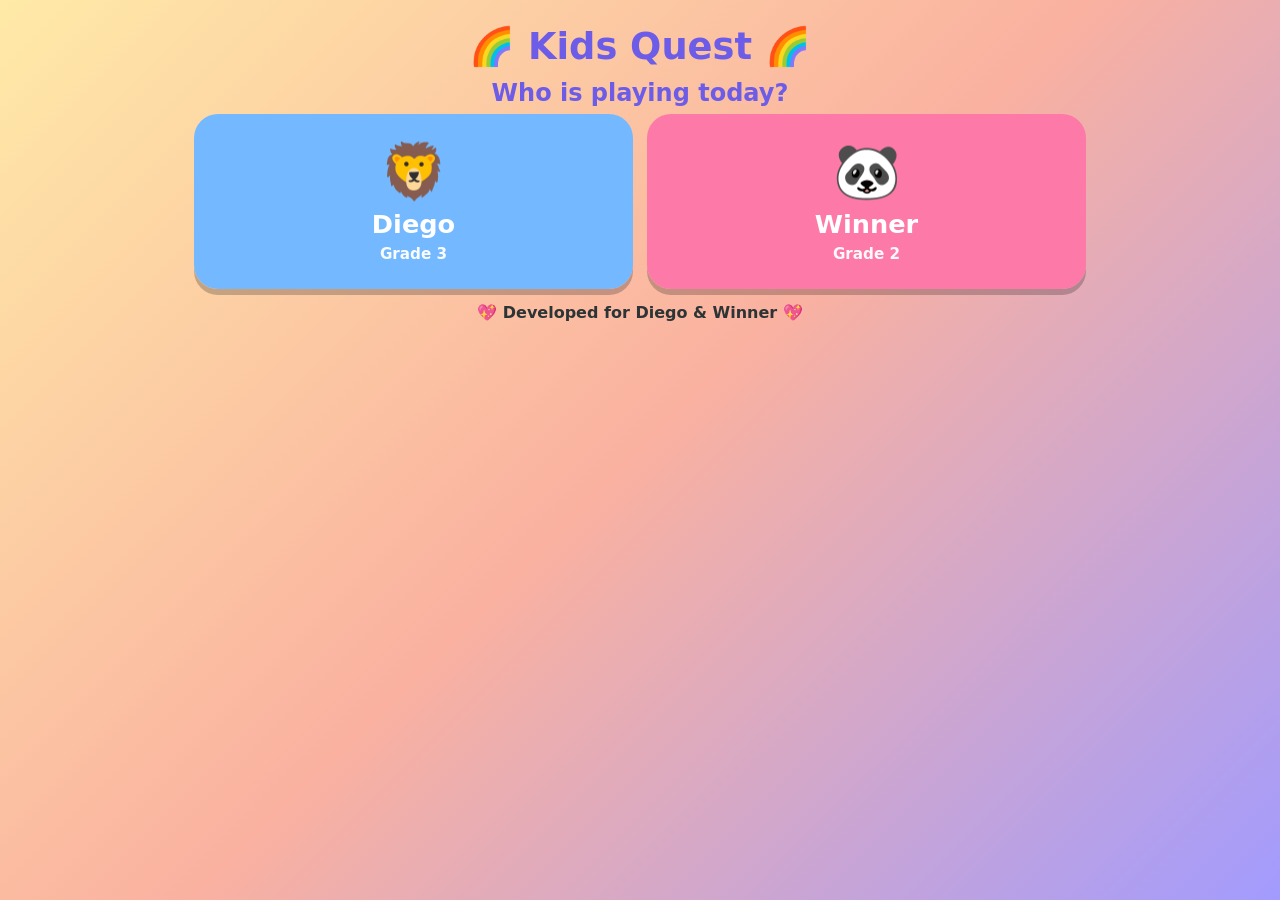
<file: index.html>
<!DOCTYPE html>
<html lang="en"><head><meta charset="utf-8">
<meta name="viewport" content="width=device-width, initial-scale=1, viewport-fit=cover">
<title>Kids Quest – Developed for Diego & Winner</title>
<link rel="stylesheet" href="kids.css"></head><body><div id="app"></div>
<script src="js/engine.js"></script><script src="js/words.js"></script><script src="js/maths.js"></script><script src="js/science.js"></script><script src="js/gk.js"></script>
<script>render()</script></body></html>
</file>
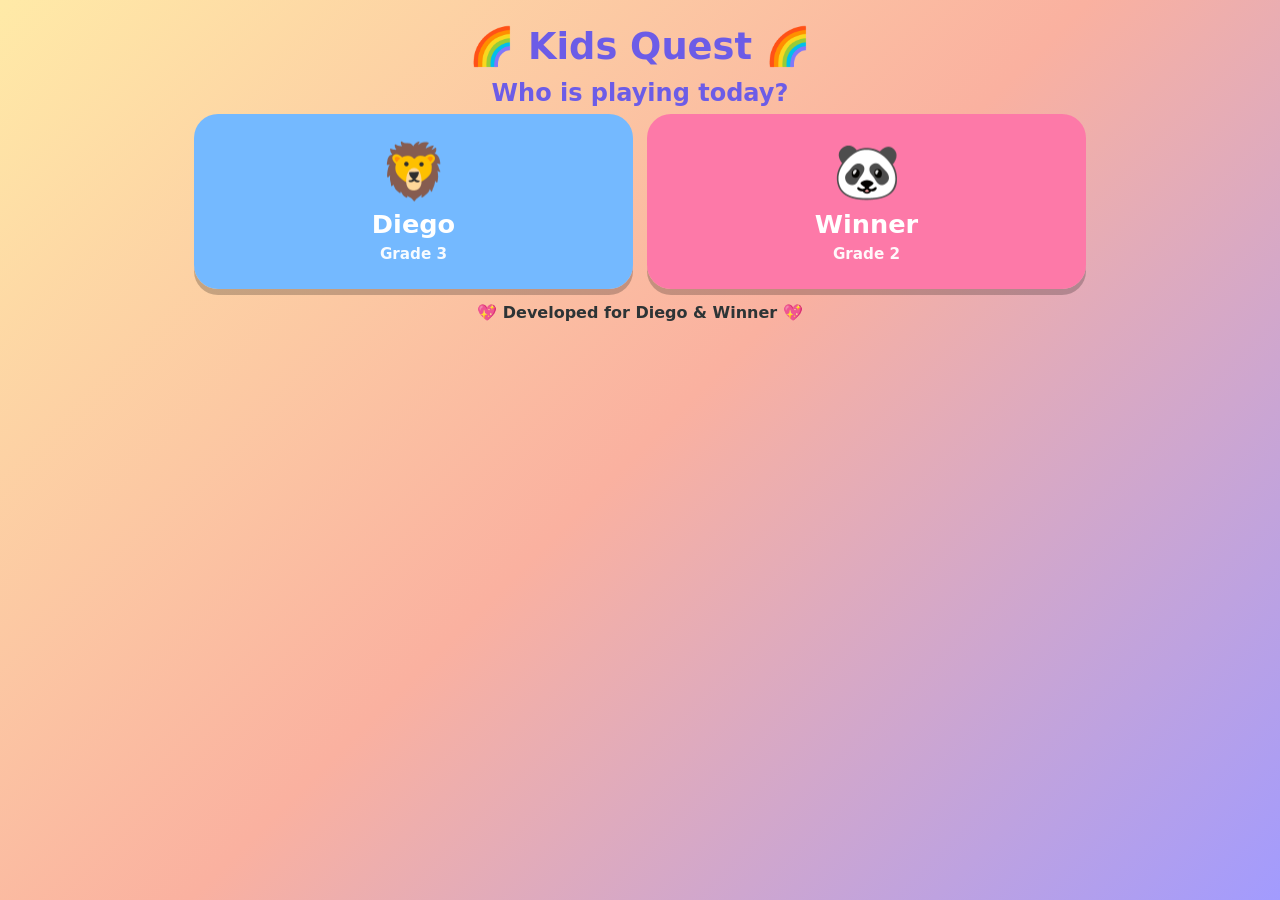
<file: maths/index.html>
<!DOCTYPE html><meta charset="utf-8"><meta http-equiv="refresh" content="0;url=../#maths"><title>Opening Maths Quest…</title><a href="../#maths">Open Maths Quest</a><script>location.replace("../#maths")</script>
</file>
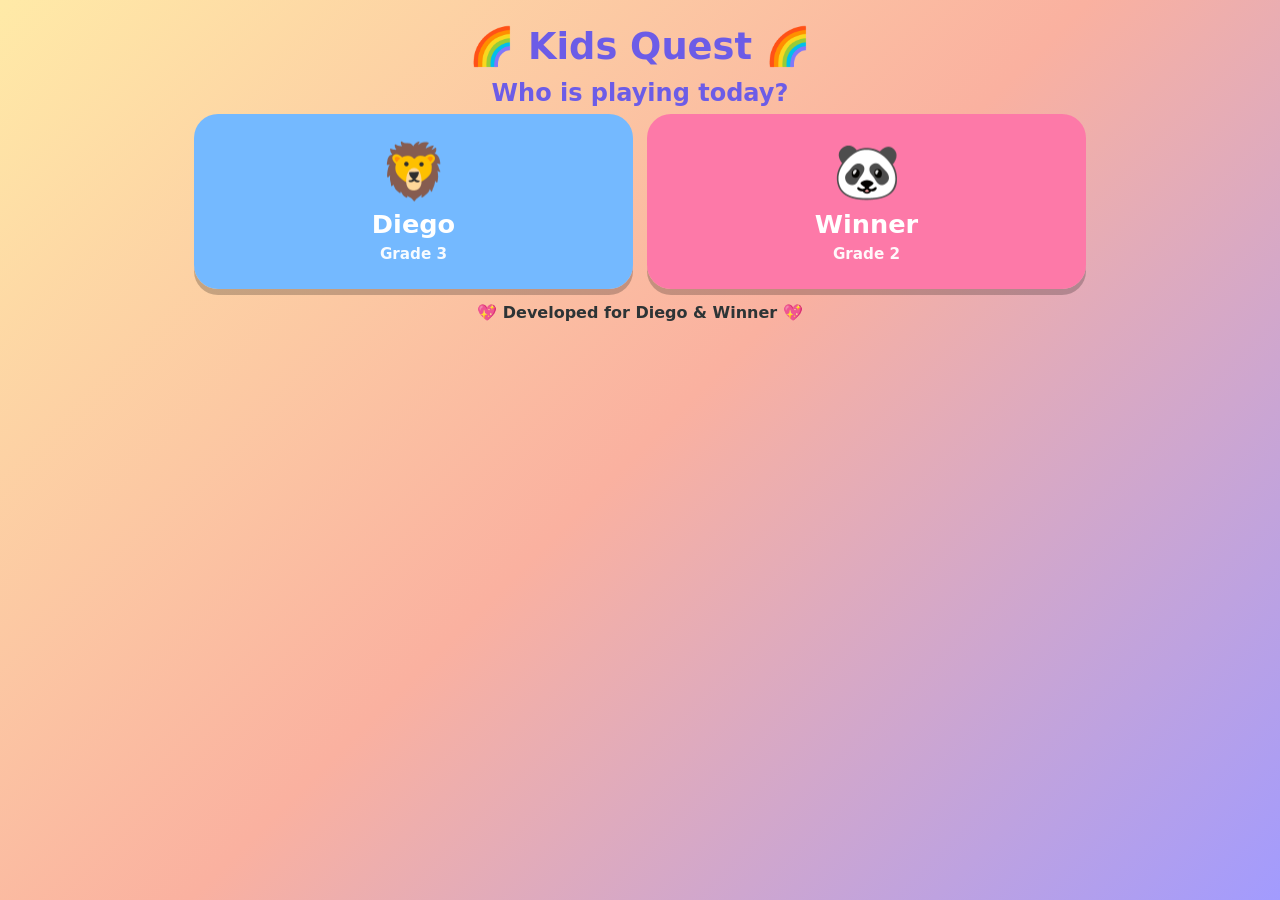
<file: words/index.html>
<!DOCTYPE html><meta charset="utf-8"><meta http-equiv="refresh" content="0;url=../#words"><title>Opening Word Quest…</title><a href="../#words">Open Word Quest</a><script>location.replace("../#words")</script>
</file>
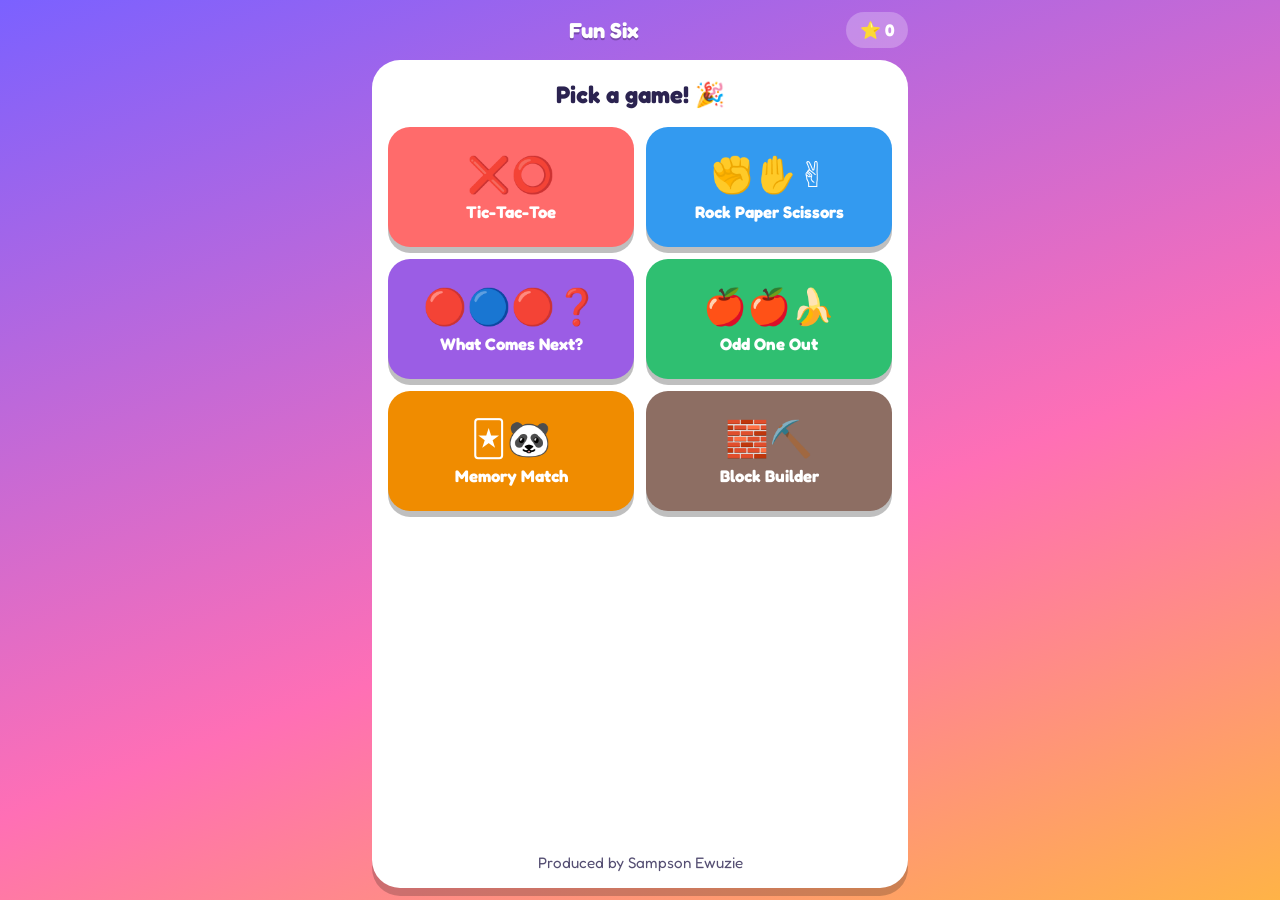
<file: Fun Six Games.html>
<!DOCTYPE html>
<html lang="en"><head><meta charset="utf-8">
<meta name="viewport" content="width=device-width, initial-scale=1, viewport-fit=cover">
<title>Fun Six Games</title>
<link href="https://fonts.googleapis.com/css2?family=Fredoka:wght@500;700&display=swap" rel="stylesheet">
<style>
:root{--ink:#2b2350;--card:#fff;--a:#7b61ff;--b:#ff6fb5;--c:#ffb347;box-sizing:border-box;padding-top:env(safe-area-inset-top,0px);padding-bottom:env(safe-area-inset-bottom,0px)}
@media (prefers-color-scheme:dark){:root:not([data-theme="light"]){--ink:#fff;--card:#2d2552;--a:#3b2a99;--b:#8f2f6b;--c:#a8641a}}
:root[data-theme="dark"]{--ink:#fff;--card:#2d2552;--a:#3b2a99;--b:#8f2f6b;--c:#a8641a}
html{scroll-padding-top:env(safe-area-inset-top,0px)}
*,*::before,*::after{box-sizing:border-box;-webkit-tap-highlight-color:transparent}
html,body{height:100%;margin:0}
body{background:linear-gradient(160deg,var(--a),var(--b) 60%,var(--c)) fixed;font-family:'Fredoka',system-ui,'Comic Sans MS',sans-serif;color:#fff;user-select:none}
button{font-family:inherit;cursor:pointer}button[hidden]{display:none}
#wrap{max-width:560px;margin:0 auto;padding:12px;min-height:100%;display:flex;flex-direction:column;gap:12px}
header{display:flex;align-items:center;gap:10px}
h1{flex:1;margin:0;font-size:1.35rem;text-align:center;text-shadow:0 2px 0 rgba(0,0,0,.25)}
.pill{background:rgba(255,255,255,.25);border:0;color:#fff;border-radius:999px;padding:8px 14px;font-weight:700;font-size:1.05rem}
#screen{flex:1;background:var(--card);color:var(--ink);border-radius:28px;padding:16px;display:flex;flex-direction:column;align-items:center;gap:14px;box-shadow:0 8px 0 rgba(0,0,0,.2)}
.hi{font-size:1.5rem;font-weight:700;margin:4px 0}
.grid{display:grid;grid-template-columns:1fr 1fr;gap:12px;width:100%}
.tile{border:0;border-radius:22px;background:var(--c);color:#fff;font-weight:700;font-size:1.05rem;padding:14px 8px;display:flex;flex-direction:column;align-items:center;gap:6px;box-shadow:0 6px 0 rgba(0,0,0,.25);min-height:120px;justify-content:center}
.tile:active,.btn:active{transform:translateY(4px);box-shadow:0 2px 0 rgba(0,0,0,.25)}
.em{font-size:2.2rem}
.credit{margin:auto 0 0;font-size:.95rem;opacity:.8;text-align:center}
.msg{font-size:1.3rem;font-weight:700;text-align:center;margin:4px 0;min-height:1.6em}
.btn{background:#ff9f1c;color:#fff;border:0;border-radius:18px;padding:12px 22px;font-weight:700;font-size:1.1rem;box-shadow:0 5px 0 rgba(0,0,0,.25)}
.big-btn{font-size:2.6rem;min-width:92px;padding:10px 14px;background:#4dabf7}
.big-btn small{display:block;font-size:.8rem}
.row{display:flex;gap:12px;flex-wrap:wrap;justify-content:center}
.ok{background:#37b24d!important}.no{background:#fa5252!important;animation:sh .3s}
@keyframes sh{25%{transform:translateX(-6px)}75%{transform:translateX(6px)}}
.board{display:grid;grid-template-columns:repeat(3,1fr);gap:8px;width:100%;max-width:320px}
.cell{aspect-ratio:1;font-size:2.8rem;border:0;border-radius:16px;background:#ffe8a3;box-shadow:0 4px 0 rgba(0,0,0,.2)}
.cell.win{background:#8ce99a}
.score{display:flex;gap:16px;font-size:1.15rem;font-weight:700}
.duel{display:flex;align-items:center;gap:14px}.big{font-size:4rem;background:#e7f5ff;border-radius:24px;width:110px;height:110px;display:grid;place-items:center}
.vs{font-weight:700;font-size:1.2rem}
.seq{display:flex;flex-wrap:wrap;gap:8px;justify-content:center;font-size:2.4rem}.q{opacity:.6}
.mgrid{display:grid;grid-template-columns:repeat(4,1fr);gap:8px;width:100%;max-width:360px}
.card{aspect-ratio:1;font-size:2rem;border:0;border-radius:14px;background:linear-gradient(135deg,#7b61ff,#ff6fb5);color:#fff;box-shadow:0 4px 0 rgba(0,0,0,.25)}
.card.up{background:#fff3bf;color:#000}
.pal{display:flex;gap:6px;flex-wrap:wrap;justify-content:center}
.sw{width:40px;height:40px;border-radius:8px;border:3px solid #fff;box-shadow:0 0 0 1px rgba(0,0,0,.3);font-size:1.2rem;padding:0;background:#fff}
.sw.on{border-color:#222;transform:scale(1.18)}
.bgrid{display:grid;grid-template-columns:repeat(10,1fr);gap:1px;width:100%;border:4px solid #5a3a1a;border-radius:8px;background:#bfe6ff}
.bc{aspect-ratio:1;box-shadow:inset 0 0 0 1px rgba(0,0,0,.1)}
.bc[style]{box-shadow:inset 0 0 0 1px rgba(0,0,0,.2),inset -3px -3px 0 rgba(0,0,0,.18),inset 3px 3px 0 rgba(255,255,255,.2)}
#toast{position:fixed;left:50%;bottom:calc(24px + env(safe-area-inset-bottom,0px));transform:translateX(-50%);background:#222;color:#fff;padding:10px 20px;border-radius:999px;font-weight:700;opacity:0;transition:opacity .2s;pointer-events:none}
#toast.show{opacity:1}
.mgrid{grid-template-columns:repeat(var(--n,4),1fr)}
.card{font-size:1.35rem;line-height:1.1;overflow:hidden;padding:2px;overflow-wrap:anywhere}
.lbl{font-weight:700;margin:0 0 -8px;align-self:flex-start}
.bgrid{grid-template-columns:repeat(var(--n,6),1fr);max-width:340px}.bgrid.tg{max-width:200px}
.sw{width:62px;height:auto;padding:4px;font-size:.72rem;font-weight:700;color:#222;background:#f1f3f5;display:flex;flex-direction:column;align-items:center;gap:2px}
.sw i{width:34px;height:34px;border-radius:6px;display:block;box-shadow:inset -3px -3px 0 rgba(0,0,0,.2),inset 0 0 0 1px rgba(0,0,0,.25)}
.cnt .big-btn{font-size:1.6rem}
.flash{outline:4px solid #ff6b6b;outline-offset:-4px;animation:sh .3s 3}
.card{font-size:clamp(.8rem,3.6vw,1.35rem)}.mgrid{max-width:440px}
</style></head>
<body>
<div id="wrap">
<header><button class="pill" id="back" hidden>🏠</button><h1 id="title">Fun Six</h1><span class="pill" id="stars">⭐ 0</span></header>
<main id="screen"></main>
</div>
<div id="toast"></div>
<script>
const $=s=>document.querySelector(s),scr=$('#screen'),title=$('#title'),back=$('#back'),starEl=$('#stars');
let stars=0;try{stars=+localStorage.getItem('stars')||0}catch(e){}
starEl.textContent='⭐ '+stars;
function addStar(n=1){stars+=n;try{localStorage.setItem('stars',stars)}catch(e){}starEl.textContent='⭐ '+stars}
let ac;function beep(f=600,d=.12,t='sine'){try{ac=ac||new(window.AudioContext||window.webkitAudioContext)();const o=ac.createOscillator(),g=ac.createGain();o.type=t;o.frequency.value=f;g.gain.value=.08;o.connect(g);g.connect(ac.destination);o.start();o.stop(ac.currentTime+d)}catch(e){}}
const good=()=>{beep(660);setTimeout(()=>beep(880),120)},bad=()=>beep(200,.2,'square');
function say(m){const t=$('#toast');t.textContent=m;t.classList.add('show');clearTimeout(say.t);say.t=setTimeout(()=>t.classList.remove('show'),1400)}
const pick=a=>a[Math.random()*a.length|0],shuffle=a=>a.map(x=>[Math.random(),x]).sort((p,q)=>p[0]-q[0]).map(x=>x[1]);

/* 1. Tic-Tac-Toe */
function ttt(){let b=Array(9).fill(''),over=false,busy=false;const L=[[0,1,2],[3,4,5],[6,7,8],[0,3,6],[1,4,7],[2,5,8],[0,4,8],[2,4,6]],w=s=>L.find(l=>l.every(i=>b[i]===s));
scr.innerHTML=`<p id="msg" class="msg">You are ❌. Your turn!</p><div class="board">${b.map((_,i)=>`<button class="cell"></button>`).join('')}</div><button class="btn" id="again">Play again</button>`;
const cells=[...scr.querySelectorAll('.cell')],msg=$('#msg'),draw=()=>cells.forEach((c,i)=>c.textContent=b[i]==='X'?'❌':b[i]==='O'?'⭕':'');
function end(){const l=w('X')||w('O');if(l){over=true;l.forEach(i=>cells[i].classList.add('win'));if(b[l[0]]==='X'){msg.textContent='You win! 🎉';addStar();good()}else{msg.textContent='I won this time! Try again 😊';bad()}}else if(b.every(x=>x)){over=true;msg.textContent="It's a draw! 🤝";beep(400)}return over}
function cpu(){const free=b.map((v,i)=>v?null:i).filter(v=>v!==null),f=s=>free.find(i=>{b[i]=s;const r=!!w(s);b[i]='';return r});
const m=(Math.random()<.7?f('O')??f('X'):null)??pick(free);b[m]='O';draw();busy=false;if(!end())msg.textContent='Your turn!'}
cells.forEach((c,i)=>c.onclick=()=>{if(over||busy||b[i])return;b[i]='X';draw();beep(520,.08);if(!end()){busy=true;msg.textContent='Thinking…';setTimeout(cpu,500)}});
$('#again').onclick=ttt}

/* 2. Rock Paper Scissors */
function rps(){let me=0,pc=0,n=0;const O=[['✊','Rock'],['✋','Paper'],['✌️','Scissors']];
scr.innerHTML=`<div class="score"><span>You <b id="me">0</b></span><span>Round <b id="n">0</b>/5</span><span>Me <b id="pc">0</b></span></div><div class="duel"><div class="big" id="a">❓</div><div class="vs">VS</div><div class="big" id="b">❓</div></div><p id="msg" class="msg">Choose one!</p><div class="row">${O.map((o,i)=>`<button class="btn big-btn" data-i="${i}">${o[0]}<small>${o[1]}</small></button>`).join('')}</div>`;
scr.querySelectorAll('[data-i]').forEach(bt=>bt.onclick=()=>{if(n>=5)return;const a=+bt.dataset.i,c=Math.random()*3|0;$('#a').textContent=O[a][0];$('#b').textContent=O[c][0];n++;let r;
if(a===c)r="It's a tie!";else if((a-c+3)%3===1){me++;r='You win this round! 🎉';good()}else{pc++;r='I win this round!';bad()}
$('#me').textContent=me;$('#pc').textContent=pc;$('#n').textContent=n;$('#msg').textContent=r;
if(n===5)setTimeout(()=>{$('#msg').innerHTML=(me>pc?'🏆 You won the game!':me<pc?'I won! Try again!':'Game tied!')+'<br><button class="btn" id="re">Play again</button>';if(me>pc)addStar(2);$('#re').onclick=rps},900)})}

/* 3 & 4. Logic quizzes */
function quiz(gen){const r=gen();
scr.innerHTML=`<p class="msg">${r.q}</p>${r.show?`<div class="seq">${r.show}</div>`:''}<div class="row ${r.cls||''}">${r.opts.map(o=>`<button class="btn big-btn" data-o="${o}">${o}</button>`).join('')}</div>`;
scr.querySelectorAll('[data-o]').forEach(b=>b.onclick=()=>{if(b.dataset.o===r.ans){b.classList.add('ok');addStar();if(r.win)r.win();good();say('Great job! ⭐');setTimeout(()=>quiz(gen),1000)}else{b.classList.add('no');bad();if(r.lose)r.lose();say('Try again! 💪')}})}
const P=['🔴','🔵','🟡','🟢','🟣','🟠','⭐','🍎','🐶','🐱'],
sq=(t,h)=>{const a=t[h],o=new Set([a]);while(o.size<4){const d=(Math.random()*9|0)-4,x=a+d;if(d&&x>0)o.add(x)}return{show:t.map((x,i)=>`<span>${i===h?'❓':x}</span>`).join(''),opts:shuffle([...o].map(String)),ans:String(a)}},
pat=()=>{let st=0;return quiz(()=>{const L=Math.min(st/3|0,4),w={win:()=>st++,lose:()=>{st=Math.max(0,st-2)}};let r;
if(L<2){const s=shuffle(P).slice(0,L?4:3),U=pick(L?[[0,1,2,3],[0,0,1,1],[0,1,0,2],[0,1,2,1]]:[[0,1],[0,0,1],[0,1,2],[0,1,1]]),n=L?7:6,q=[...Array(n)].map((_,i)=>s[U[i%U.length]]),h=L?3+(Math.random()*3|0):n-1;
r={q:L?'Find the missing one!':'What comes next?',show:q.slice(0,L?n:n-1).map((x,i)=>`<span>${i===h?'❓':x}</span>`).join('')+(L?'':'<span class="q">❓</span>'),opts:s,ans:q[h]}}
else if(L<3){const d=pick([2,3,4,5,10]),s0=1+(Math.random()*8|0);r=sq([...Array(5)].map((_,i)=>s0+d*i),pick([4,2,3]))}
else if(L<4){const d=pick([2,3,4,5]),g=1+(Math.random()*3|0);r=sq(Math.random()<.5?[...Array(5)].map((_,i)=>d*(8-i)):[...Array(5)].map((_,i)=>g*2**i),pick([3,4]))}
else if(Math.random()<.5){let x=1+(Math.random()*5|0);const t=[x];for(let i=1;i<6;i++)t.push(x+=i);r=sq(t,pick([4,5]))}
else{const a=1+(Math.random()*4|0),b=pick([5,10]);r=sq([a,b,a+1,2*b,a+2,3*b],pick([4,5]))}
return{...r,q:'Level '+(L+1)+': '+(r.q||'Find the missing number. Look for the rule!'),...w}})},
R=[['Which one can NOT fly?',['🐦','🦋','🐝','🦅','✈️'],['🐶','🐢','🚗','🐘','🐱']],['Which one does NOT live in water?',['🐟','🐙','🐳','🦀','🐬'],['🐶','🐘','🐯','🐔']],['Which one is NOT a fruit?',['🍎','🍌','🍇','🍓','🍊'],['🥕','🌽','🍞','🥦']],['Which one has NO wheels?',['🚗','🚌','🚲','🛵','🚜'],['⛵','🚀','🐴']]],
W=[['CAT','HAT','BAT','MAT','RAT'],['SUN','FUN','RUN','BUN','GUN'],['DOG','LOG','FOG','HOG','JOG']],
odd=()=>{let st=0;const G=[
()=>{const[q,Y,N]=pick(R),b=pick(N);return{q,opts:shuffle([...shuffle(Y).slice(0,3),b]),ans:b}},
()=>{const p=Math.random()<.5?0:1,all=[...Array(20)].map((_,i)=>i+1),m=shuffle(all.filter(x=>x%2===p)).slice(0,3),b=pick(all.filter(x=>x%2!==p));return{q:'Which number does NOT belong? Think: even and odd!',opts:shuffle([...m,b]).map(String),ans:String(b)}},
()=>{const k=2+(Math.random()*3|0),j=k+(Math.random()<.5?1:-1),e=pick(['🍎','⭐','🐟','🍌']);return{q:'Which group has a DIFFERENT number?',opts:shuffle([e.repeat(k),e.repeat(k),e.repeat(k),e.repeat(j)]),ans:e.repeat(j),cls:'cnt'}},
()=>{const k=pick([3,4,5,6]),m=shuffle([...Array(12)].map((_,i)=>k*(i+1))).slice(0,3),b=k*(1+(Math.random()*12|0))+pick([1,-1]);return{q:'Which number is NOT in the '+k+' times table?',opts:shuffle([...m,b]).map(String),ans:String(b)}},
()=>{const[A,B]=shuffle(W),b=pick(B);return{q:'Which word does NOT rhyme with the others?',opts:shuffle([...shuffle(A).slice(0,3),b]),ans:b}},
()=>{const S=8+(Math.random()*8|0),e=(t)=>{const a=1+(Math.random()*(t-2)|0);return a+'+'+(t-a)},t=S+pick([1,-1]),b=e(t);return{q:'Which sum gives a DIFFERENT answer?',opts:shuffle([e(S),e(S),e(S),b]),ans:b}}];
return quiz(()=>{const L=Math.min(st/3|0,4),r=G[pick([[0,2],[0,1,2],[1,3],[3,4],[4,5,3,1]][L])]();return{...r,q:'Level '+(L+1)+': '+r.q,win:()=>st++,lose:()=>{st=Math.max(0,st-2)}}})};

/* 5. Memory Match */
const MP=[['🐶','DOG'],['🐱','CAT'],['☀️','SUN'],['🐝','BEE'],['🐟','FISH'],['🌳','TREE'],['🚗','CAR'],['🍎','APPLE'],['2+3','5'],['4+4','8'],['6+3','9'],['5+5','10'],['7+4','11'],['9+3','12'],['8+5','13'],['9+5','14'],['🕐','1:00'],['🕒','3:00'],['🕕','6:00'],['🕘','9:00'],['🕛','12:00'],['🕖','7:00']];
function mem(lv=0){const np=[6,8,10,12][lv],pk=[4,4,5,6][lv],d=shuffle(shuffle(MP).slice(0,np).flatMap((p,k)=>[{k,t:p[0]},{k,t:p[1]}]));let first=null,lock=true,found=0,moves=0;
scr.innerHTML=`<p class="msg" id="mm">Level ${lv+1}: memorise the cards!</p><p class="msg">Match picture and word, sum and answer, clock and time. Moves: <b id="mv">0</b></p><div class="mgrid" style="--n:${pk}">${d.map(()=>'<button class="card"></button>').join('')}</div>`;
const cs=[...scr.querySelectorAll('.card')],up=(i,on)=>{cs[i].classList.toggle('up',on);cs[i].textContent=on?d[i].t:'❓'};
d.forEach((_,i)=>up(i,lv<3));
setTimeout(()=>{d.forEach((_,i)=>up(i,false));lock=false;$('#mm').textContent=`Level ${lv+1}: find the pairs!`},[4000,3500,3000,0][lv]);
cs.forEach((c,i)=>c.onclick=()=>{if(lock||c.classList.contains('up'))return;up(i,true);beep(500,.06);
if(first===null){first=i;return}
const j=first;first=null;moves++;$('#mv').textContent=moves;
if(d[i].k===d[j].k){found++;good();if(found===np){const great=moves<=Math.round(np*1.6);addStar(great?3:1);say(`Level ${lv+1} done! ${great?'Super memory! ':''}⭐`);setTimeout(()=>mem(Math.min(lv+1,3)),1800)}}
else{lock=true;bad();setTimeout(()=>{up(i,false);up(j,false);lock=false},1000)}})}

/* 6. Block Builder */
const BK={g:['#5bbd3a','Grass'],d:['#8b5a2b','Dirt'],w:['#c68642','Wood'],s:['#9aa0a6','Stone'],b:['#3b9cff','Water'],y:['#f3d98b','Sand'],l:['#2e8b3d','Leaves'],r:['#ff4d4d','Red']},
BP=[['..rr..','.rrrr.','.wwww.','.wbbw.','gggggg'],['..ll..','.llll.','..ww..','..ww..','gggggg'],['s.ss.s','ssssss','ssbbss','ssddss','gggggg'],['..yy..','..yy..','wwwwww','.wwww.','bbbbbb'],
['s.s..s.s','ssssssss','ssbssbss','sssddsss','sssddsss','gggggggg'],['...rr...','..rrrr..','.rrrrrr.','.wwwwww.','.wbwwbw.','gggggggg'],['......yy','.ll...yy','llll....','.ww..ss.','.ww.ssss','gggggggg']],
CH=[[0,'copy'],[1,'copy'],[4,'copy'],[5,'copy'],[0,'mirror'],[2,'mirror'],[1,'memory'],[4,'memory'],[6,'memory'],[5,'mirror']],
MS={copy:'Copy the picture!',mirror:'Build the MIRROR picture: flip it left to right!',memory:'Look carefully for 6 seconds, then build it from memory!'};
let bi=-1;
function blk(){bi=(bi+1)%CH.length;const[pi,mode]=CH[bi],PIC=BP[pi],W=PIC[0].length,N=W*PIC.length,T=PIC.map(r=>mode==='mirror'?[...r].reverse().join(''):r).join(''),P=Array(N).fill('.');let sel='g',done=false;
const cell=k=>`<div class="bc"${k==='.'?'':` style="background:${BK[k][0]}"`}></div>`;
scr.innerHTML=`<p class="msg">Level ${bi+1}: ${MS[mode]}</p><div class="lbl">The picture:</div><div class="bgrid tg" id="tg" style="--n:${W}">${[...PIC.join('')].map(cell).join('')}</div><div class="lbl">Your build:</div><div class="bgrid" id="mine" style="--n:${W}">${P.map(()=>'<div class="bc"></div>').join('')}</div><div class="pal">${Object.entries(BK).map(([k,v])=>`<button class="sw" data-k="${k}"><i style="background:${v[0]}"></i>${v[1]}</button>`).join('')}<button class="sw" data-k=".">🧽<br>Erase</button></div><p class="msg" id="left"></p><button class="btn" id="hint">💡 Hint</button>`;
if(mode==='memory')setTimeout(()=>{$('#tg').innerHTML=Array(N).fill('<div class="bc" style="background:#adb5bd"></div>').join('')},6000);
const mine=[...$('#mine').children],sw=[...scr.querySelectorAll('.sw')],mark=()=>sw.forEach(x=>x.classList.toggle('on',x.dataset.k===sel)),left=()=>P.filter((x,i)=>x!==T[i]).length,show=()=>{const n=left();$('#left').textContent=n?`Squares still to fix: ${n}`:'You built it! 🎉';return n};
mark();show();
sw.forEach(x=>x.onclick=()=>{sel=x.dataset.k;mark();beep(400,.05)});
mine.forEach((c,i)=>c.onclick=()=>{if(done)return;P[i]=sel;if(sel==='.')c.removeAttribute('style');else c.style.background=BK[sel][0];beep(sel==='.'?250:350,.06,'square');if(!show()){done=true;addStar(mode==='copy'?2:3);good();setTimeout(blk,2200)}});
$('#hint').onclick=()=>{const i=P.findIndex((x,k)=>x!==T[k]);if(i<0)return;mine[i].classList.remove('flash');void mine[i].offsetWidth;mine[i].classList.add('flash');say('Look at this square! 👀')}}

/* Menu */
const games=[{n:'Tic-Tac-Toe',e:'❌⭕',c:'#ff6b6b',f:ttt},{n:'Rock Paper Scissors',e:'✊✋✌️',c:'#339af0',f:rps},{n:'What Comes Next?',e:'🔴🔵🔴❓',c:'#9b5de5',f:pat},{n:'Odd One Out',e:'🍎🍎🍌',c:'#2fbf71',f:odd},{n:'Memory Match',e:'🃏🐼',c:'#f08c00',f:mem},{n:'Block Builder',e:'🧱⛏️',c:'#8d6e63',f:blk}];
function menu(){title.textContent='Fun Six';back.hidden=true;
scr.innerHTML=`<p class="hi">Pick a game! 🎉</p><div class="grid">${games.map((g,i)=>`<button class="tile" style="background:${g.c}" data-i="${i}"><span class="em">${g.e}</span><span>${g.n}</span></button>`).join('')}</div><p class="credit">Produced by Sampson Ewuzie</p>`;
scr.querySelectorAll('.tile').forEach(b=>b.onclick=()=>{const g=games[+b.dataset.i];title.textContent=g.n;back.hidden=false;scr.innerHTML='';g.f()})}
back.onclick=menu;menu();
</script></body></html>
</file>
<file: kids.css>
:root{--ink:#2d3436;--card:#fff;--b1:#ffeaa7;--b2:#fab1a0;--b3:#a29bfe;--pur:#6c5ce7;--pink:#e84393;--bar:rgba(255,255,255,.9);
box-sizing:border-box;padding-top:env(safe-area-inset-top,0px);padding-bottom:env(safe-area-inset-bottom,0px)}
@media(prefers-color-scheme:dark){:root:not([data-theme="light"]){--ink:#f1f2f6;--card:#2f3542;--b1:#3d3b6b;--b2:#5b3a6b;--b3:#2c2f6b;--pur:#a29bfe;--bar:rgba(30,32,50,.9)}}
:root[data-theme="dark"]{--ink:#f1f2f6;--card:#2f3542;--b1:#3d3b6b;--b2:#5b3a6b;--b3:#2c2f6b;--pur:#a29bfe;--bar:rgba(30,32,50,.9)}
html{scroll-padding-top:env(safe-area-inset-top,0px)}*{box-sizing:border-box}
body{margin:0;min-height:100vh;font-family:"Nunito","Baloo 2","Comic Sans MS","Trebuchet MS",system-ui,sans-serif;color:var(--ink);background:#fab1a0;background:linear-gradient(135deg,var(--b1),var(--b2),var(--b3));background-attachment:fixed;-webkit-tap-highlight-color:transparent}
#app{max-width:920px;margin:0 auto;padding:14px 14px 40px}
h1,h2{text-align:center;color:var(--pur);margin:.3em 0}h1{font-size:2.3rem}
.bar{display:flex;flex-wrap:wrap;gap:8px;justify-content:space-around;align-items:center;background:var(--bar);border-radius:24px;padding:10px;font-weight:800;font-size:1.05rem;margin-bottom:12px;box-shadow:0 4px 0 rgba(0,0,0,.08)}
.bar button{padding:4px 12px;font-size:1.1rem;border-radius:14px}
.grid{display:grid;grid-template-columns:repeat(auto-fit,minmax(230px,1fr));gap:14px}
button{font:inherit;font-weight:800;color:#fff;border:0;border-radius:24px;padding:16px;font-size:1.2rem;cursor:pointer;background:linear-gradient(180deg,var(--c1,#6c5ce7),var(--c2,var(--c1,#4834d4)));box-shadow:0 6px 0 rgba(0,0,0,.22);transition:transform .1s,box-shadow .1s}
button:hover:not(:disabled){transform:translateY(-3px)}button:active:not(:disabled){transform:translateY(4px);box-shadow:0 2px 0 rgba(0,0,0,.22)}
button:disabled{opacity:.55;cursor:default;box-shadow:none}
.gray{--c1:#636e72;--c2:#2d3436;font-size:1rem;padding:10px 20px}
.tile{padding:26px 14px;font-size:1.6rem;display:flex;flex-direction:column;align-items:center;gap:6px}.tile .em{font-size:3.4rem;animation:bob 2.4s ease-in-out infinite}.tile small{font-size:.95rem;opacity:.95}
.card{background:var(--card);border:6px solid var(--bc,#a29bfe);border-radius:32px;padding:22px;text-align:center;margin:12px 0;font-size:1.4rem;box-shadow:0 6px 0 rgba(0,0,0,.1)}
.big{font-size:2.6rem;font-weight:900;color:var(--pink)}.hl{color:var(--pink);font-size:1.4em;font-weight:900}
.center{text-align:center;margin:14px 0}.rules{text-align:center;font-weight:800;margin:14px 0}
.mascot{font-size:3.4rem;text-align:center;animation:bob 2s ease-in-out infinite}
.opt{display:flex;align-items:center;gap:12px;justify-content:flex-start;text-align:left;font-size:1.5rem;min-height:74px;background:var(--card);color:var(--ink);border:5px solid var(--c1);box-shadow:0 6px 0 var(--c1)}
.opt b{background:var(--c1);color:#fff;border-radius:50%;min-width:42px;height:42px;display:grid;place-items:center}
.opt.sel{background:var(--c1);color:#fff;transform:scale(1.03)}.opt.sel b{background:#fff;color:var(--c1)}
.opt.ok{background:#00b894!important;color:#fff!important;border-color:#00b894}.opt.no{background:#d63031!important;color:#fff!important;border-color:#d63031}
.opt:disabled{opacity:1}
.k1{--c1:#e17055}.k2{--c1:#0984e3}.k3{--c1:#00b894}.k4{--c1:#f39c12}
.lock{--c1:#00b894;--c2:#019875;font-size:1.6rem;padding:18px 34px}
.prog{height:22px;background:var(--card);border-radius:12px;overflow:visible;margin:8px 0}.prog i{display:block;height:100%;border-radius:12px;background:linear-gradient(90deg,#fd79a8,#fdcb6e);transition:width .4s;position:relative}.prog i:after{content:"🚀";position:absolute;right:-12px;top:-8px;font-size:1.5rem}
.fb{min-height:70px;text-align:center;font-size:1.2rem;margin:10px 0}
.nl{display:flex;justify-content:center;gap:6px;margin:12px 0;font-size:1.6rem;flex-wrap:wrap}.nl span{background:#dfe6e9;color:#2d3436;border-radius:12px;padding:6px 12px;min-width:44px}.nl .gap{background:#fdcb6e;animation:bob 1s infinite}
.pop{animation:pop .4s}@keyframes pop{0%{transform:scale(.7)}60%{transform:scale(1.1)}100%{transform:scale(1)}}
@keyframes bob{0%,100%{transform:translateY(0)}50%{transform:translateY(-8px)}}
.cf{position:fixed;top:-40px;z-index:9;pointer-events:none;animation:fall 1.6s ease-in forwards}@keyframes fall{to{transform:translateY(110vh) rotate(360deg);opacity:.2}}
</file>
